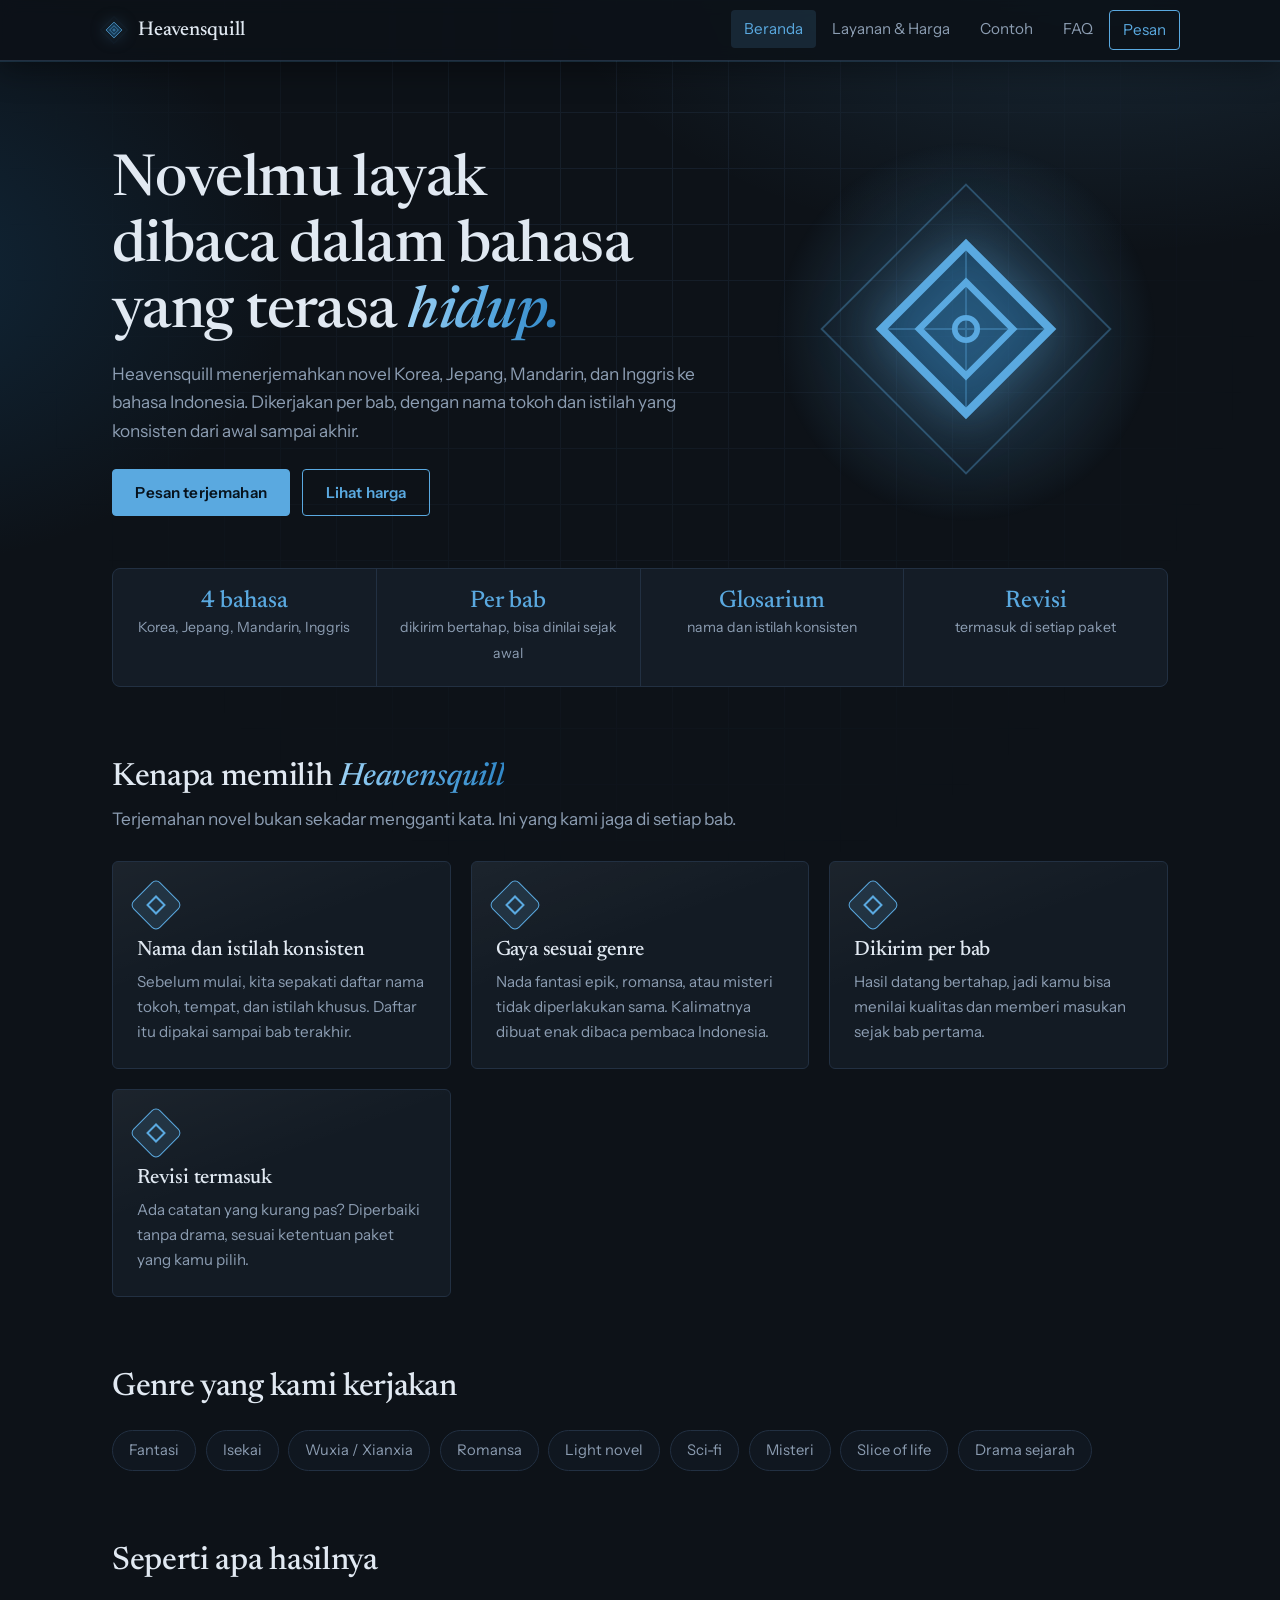
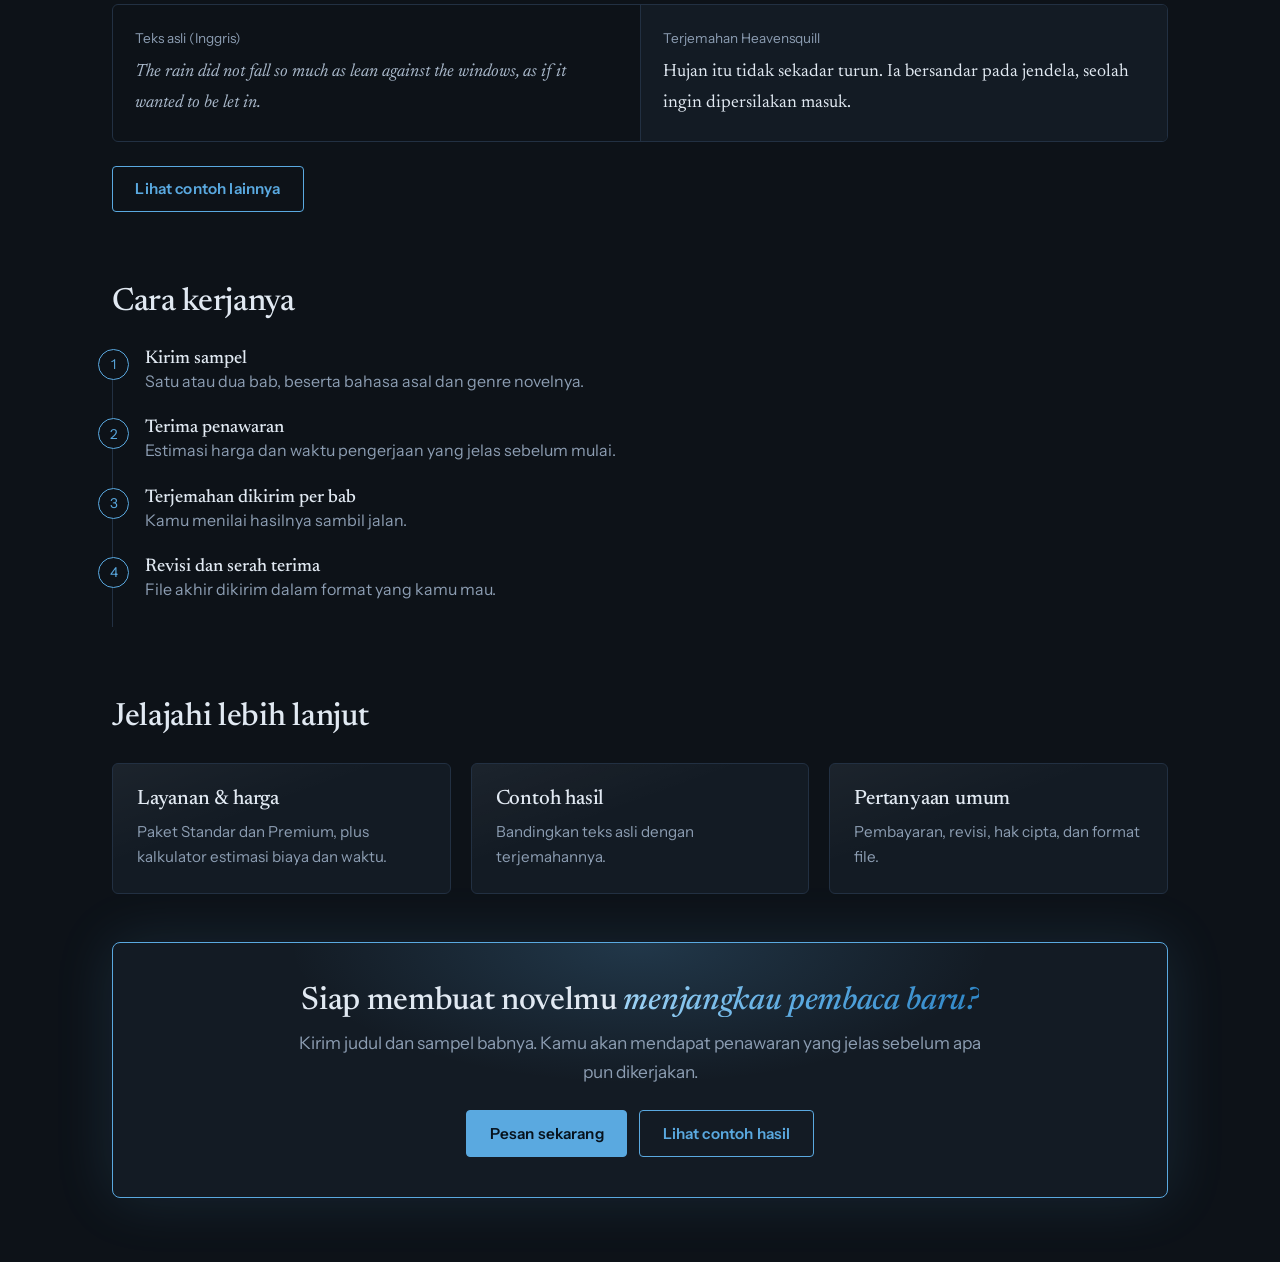
<file: index.html>
<!DOCTYPE html>
<html lang="id">
<head>
<meta charset="utf-8">
<meta name="viewport" content="width=device-width, initial-scale=1">
<title>Heavensquill – Jasa Translate Novel</title>
<meta name="description" content="Jasa translate novel Korea, Jepang, Mandarin, dan Inggris ke bahasa Indonesia.">
<link rel="icon" href="data:image/svg+xml,%3Csvg xmlns='http://www.w3.org/2000/svg' viewBox='0 0 100 100'%3E%3Crect width='100' height='100' fill='%23101418'/%3E%3Cpath d='M50 14 86 50 50 86 14 50Z' fill='none' stroke='%235aa9e0' stroke-width='6'/%3E%3Cpath d='M50 32 68 50 50 68 32 50Z' fill='none' stroke='%235aa9e0' stroke-width='5'/%3E%3C/svg%3E">
<link rel="preconnect" href="https://fonts.googleapis.com">
<link rel="preconnect" href="https://fonts.gstatic.com" crossorigin>
<link href="https://fonts.googleapis.com/css2?family=Newsreader:ital,opsz,wght@0,6..72,400;0,6..72,500;1,6..72,400&family=Instrument+Sans:wght@400;500;600&display=swap" rel="stylesheet">
<link rel="stylesheet" href="style.css">
</head>
<body>
<main><div class="wrap page">
<div class="hero"><div>
<h1>Novelmu layak dibaca dalam bahasa yang terasa <em>hidup.</em></h1>
<p class="lead">Heavensquill menerjemahkan novel Korea, Jepang, Mandarin, dan Inggris ke bahasa Indonesia. Dikerjakan per bab, dengan nama tokoh dan istilah yang konsisten dari awal sampai akhir.</p>
<div class="btns"><a class="btn main" href="pesan.html">Pesan terjemahan</a><a class="btn" href="layanan.html">Lihat harga</a></div>
</div>
<div class="mark" aria-hidden="true"><svg viewBox="0 0 320 320"><g class="ring"><path d="M160 6 314 160 160 314 6 160Z" fill="none" stroke="#5aa9e0" stroke-opacity=".35" stroke-width="2"/><path d="M160 70 250 160 160 250 70 160Z" fill="#17507a" fill-opacity=".45" stroke="#5aa9e0" stroke-width="9"/><path d="M160 110 210 160 160 210 110 160Z" fill="none" stroke="#5aa9e0" stroke-width="7"/><path d="M160 70V250M70 160H250" stroke="#5aa9e0" stroke-opacity=".35" stroke-width="2"/><circle cx="160" cy="160" r="12" fill="none" stroke="#5aa9e0" stroke-width="6"/></g></svg></div></div>
<div class="stats"><div><b>4 bahasa</b><span>Korea, Jepang, Mandarin, Inggris</span></div><div><b>Per bab</b><span>dikirim bertahap, bisa dinilai sejak awal</span></div><div><b>Glosarium</b><span>nama dan istilah konsisten</span></div><div><b>Revisi</b><span>termasuk di setiap paket</span></div></div>
<h2 class="sec">Kenapa memilih <em>Heavensquill</em></h2>
<p class="lead">Terjemahan novel bukan sekadar mengganti kata. Ini yang kami jaga di setiap bab.</p>
<div class="grid">
<article class="card"><span class="glyph"></span><h3>Nama dan istilah konsisten</h3><p>Sebelum mulai, kita sepakati daftar nama tokoh, tempat, dan istilah khusus. Daftar itu dipakai sampai bab terakhir.</p></article>
<article class="card"><span class="glyph"></span><h3>Gaya sesuai genre</h3><p>Nada fantasi epik, romansa, atau misteri tidak diperlakukan sama. Kalimatnya dibuat enak dibaca pembaca Indonesia.</p></article>
<article class="card"><span class="glyph"></span><h3>Dikirim per bab</h3><p>Hasil datang bertahap, jadi kamu bisa menilai kualitas dan memberi masukan sejak bab pertama.</p></article>
<article class="card"><span class="glyph"></span><h3>Revisi termasuk</h3><p>Ada catatan yang kurang pas? Diperbaiki tanpa drama, sesuai ketentuan paket yang kamu pilih.</p></article>
</div>

<h2 class="sec">Genre yang kami kerjakan</h2>
<div class="chips"><span>Fantasi</span><span>Isekai</span><span>Wuxia / Xianxia</span><span>Romansa</span><span>Light novel</span><span>Sci-fi</span><span>Misteri</span><span>Slice of life</span><span>Drama sejarah</span></div>

<h2 class="sec">Seperti apa hasilnya</h2>
<div class="sample"><div><small>Teks asli (Inggris)</small><p class="raw">The rain did not fall so much as lean against the windows, as if it wanted to be let in.</p></div>
<div><small>Terjemahan Heavensquill</small><p>Hujan itu tidak sekadar turun. Ia bersandar pada jendela, seolah ingin dipersilakan masuk.</p></div></div>
<div class="btns"><a class="btn" href="contoh.html">Lihat contoh lainnya</a></div>

<h2 class="sec">Cara kerjanya</h2>
<ol class="steps">
<li><strong>Kirim sampel</strong><span>Satu atau dua bab, beserta bahasa asal dan genre novelnya.</span></li>
<li><strong>Terima penawaran</strong><span>Estimasi harga dan waktu pengerjaan yang jelas sebelum mulai.</span></li>
<li><strong>Terjemahan dikirim per bab</strong><span>Kamu menilai hasilnya sambil jalan.</span></li>
<li><strong>Revisi dan serah terima</strong><span>File akhir dikirim dalam format yang kamu mau.</span></li>
</ol>
<h2 class="sec">Jelajahi lebih lanjut</h2>
<div class="grid">
<a class="card" href="layanan.html" style="text-decoration:none"><h3>Layanan & harga</h3><p>Paket Standar dan Premium, plus kalkulator estimasi biaya dan waktu.</p></a>
<a class="card" href="contoh.html" style="text-decoration:none"><h3>Contoh hasil</h3><p>Bandingkan teks asli dengan terjemahannya.</p></a>
<a class="card" href="faq.html" style="text-decoration:none"><h3>Pertanyaan umum</h3><p>Pembayaran, revisi, hak cipta, dan format file.</p></a>
</div><div class="band"><h2>Siap membuat novelmu <em>menjangkau pembaca baru?</em></h2><p class="lead">Kirim judul dan sampel babnya. Kamu akan mendapat penawaran yang jelas sebelum apa pun dikerjakan.</p><div class="btns"><a class="btn main" href="pesan.html">Pesan sekarang</a><a class="btn" href="contoh.html">Lihat contoh hasil</a></div></div>
</div></main>
<script src="app.js"></script></body></html>
</file>
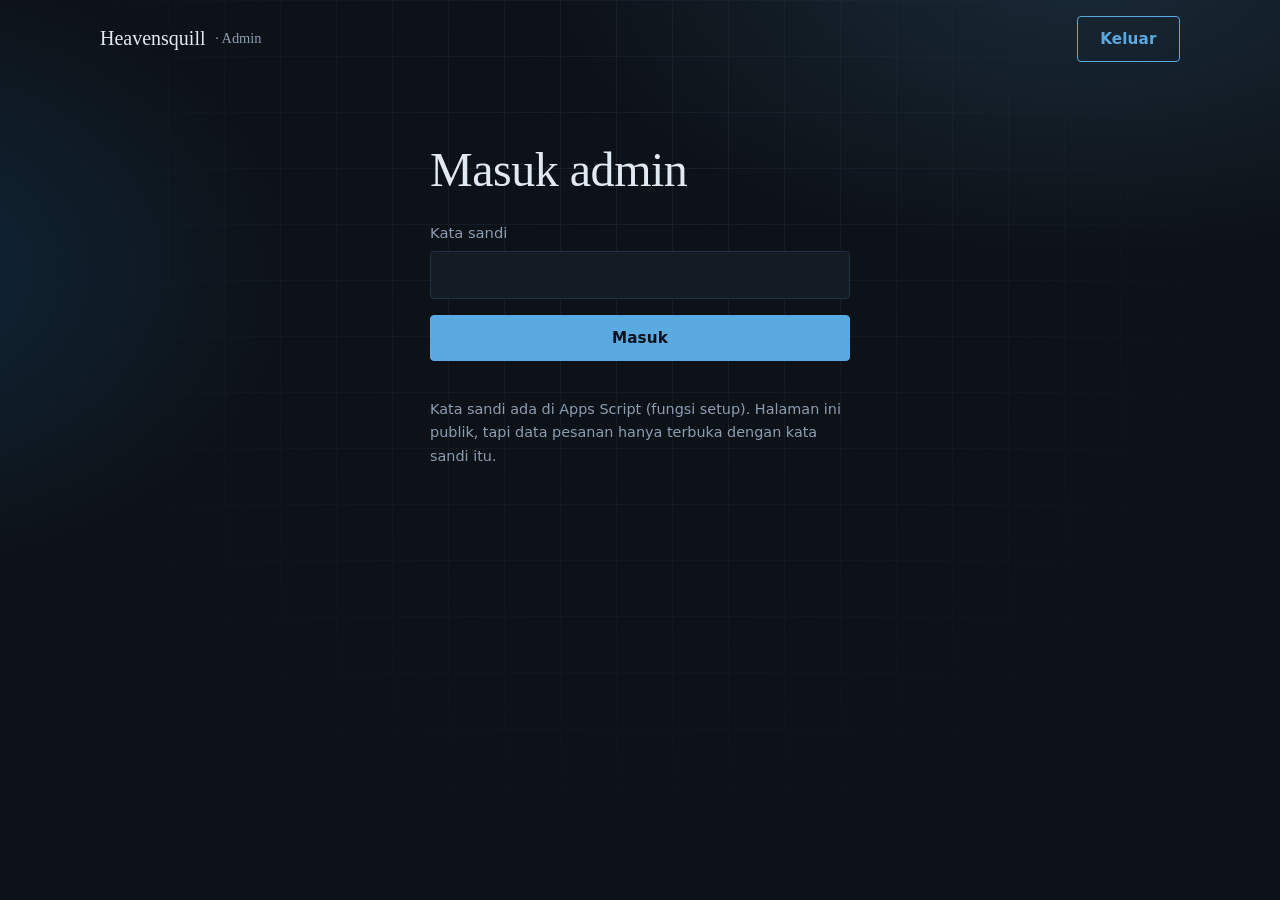
<file: admin.html>
<!DOCTYPE html>
<html lang="id"><head><meta charset="utf-8"><meta name="viewport" content="width=device-width, initial-scale=1">
<meta name="robots" content="noindex,nofollow"><title>Admin – Heavensquill</title>
<link rel="stylesheet" href="style.css">
<style>
.top-bar{display:flex;justify-content:space-between;align-items:center;gap:1rem;padding:1rem 0}
.tools{display:flex;flex-wrap:wrap;gap:.6rem;margin:1rem 0}
.tools input{flex:1;min-width:180px}
.tools .btn{padding:.6rem 1rem}
.chipbar{display:flex;flex-wrap:wrap;gap:.5rem;margin:.5rem 0 1rem}
.chipbar button{background:var(--panel);border:1px solid var(--line);color:var(--muted);padding:.4rem .9rem;border-radius:99px;font:inherit;font-size:.9rem;cursor:pointer}
.chipbar button.on{border-color:var(--blue);color:var(--blue);background:var(--glow)}
.orders{display:grid;gap:.75rem}
.ord{display:grid;grid-template-columns:1fr auto;gap:.25rem 1rem;text-align:left;width:100%;background:var(--panel);border:1px solid var(--line);color:var(--text);border-radius:6px;padding:1rem 1.1rem;font:inherit;cursor:pointer;transition:.2s}
.ord:hover{border-color:var(--blue);transform:translateY(-2px)}
.ord b{font:500 1.1rem var(--serif)}.ord small{color:var(--muted)}
.badge{align-self:start;font-size:.8rem;padding:.2rem .7rem;border-radius:99px;border:1px solid var(--blue);color:var(--blue)}
.badge.Selesai{border-color:#5fbf8a;color:#5fbf8a}.badge.Batal{border-color:#8c9db2;color:#8c9db2}.badge.Baru{background:var(--blue);color:#07121c}
dialog{background:var(--panel);color:var(--text);border:1px solid var(--blue);border-radius:8px;padding:1.5rem;width:min(560px,94vw);max-height:92vh;overflow:auto}
dialog::backdrop{background:rgba(5,9,14,.75)}
dialog form{margin:0;max-width:none;gap:.8rem}
.err{color:#ff8f8f;min-height:1.3em}
.msg{font-size:.9rem;color:var(--muted)}
.grid2{display:grid;grid-template-columns:1fr 1fr;gap:.8rem}
</style></head><body>
<main><div class="wrap" style="padding:0 1.25rem">
<div class="top-bar"><a class="brand" href="index.html">Heavensquill <span class="msg">· Admin</span></a><button class="btn" id="logout" hidden>Keluar</button></div>

<section id="login" style="max-width:420px;margin:4rem auto">
<h1>Masuk admin</h1>
<form id="loginf"><label>Kata sandi<input type="password" id="pw" required autocomplete="current-password"></label>
<button class="btn main" type="submit">Masuk</button><p class="err" id="lerr" role="alert"></p></form>
<p class="msg">Kata sandi ada di Apps Script (fungsi setup). Halaman ini publik, tapi data pesanan hanya terbuka dengan kata sandi itu.</p>
</section>

<section id="app" hidden>
<div class="chipbar" id="chips"></div>
<div class="tools"><input type="search" id="q" placeholder="Cari nama, judul, atau ID"><button class="btn" id="reload">Muat ulang</button><button class="btn" id="add">+ Pesanan manual</button><button class="btn" id="csv">Ekspor CSV</button></div>
<p class="msg" id="sum" aria-live="polite"></p>
<div class="orders" id="list"></div>
</section>
</div></main>

<dialog id="dlg"><form id="df" method="dialog">
<h2 id="dt">Pesanan</h2>
<div class="grid2"><label>Nama<input name="nama" required></label><label>Username Discord<input name="kontak"></label></div>
<label>Judul novel<input name="judul" required></label>
<div class="grid2"><label>Bahasa asal<input name="asal"></label><label>Bahasa tujuan<input name="tujuan"></label></div>
<div class="grid2"><label>Jumlah kata<input name="kata" type="number" min="0"></label><label>Paket<input name="paket"></label></div>
<div class="grid2"><label>Tenggat<input name="tenggat"></label><label>Status<select name="status" id="st"></select></label></div>
<label>Harga (Rp)<input name="harga" type="number" min="0"></label>
<label>Catatan pembeli<textarea name="catatan" rows="2"></textarea></label>
<label>Catatan admin (internal)<textarea name="catatan_admin" rows="2"></textarea></label>
<p class="err" id="derr" role="alert"></p>
<div class="btns" style="margin:0"><button class="btn main" type="submit">Simpan</button><a class="btn" id="wa" target="_blank" rel="noopener">Buka Discord</a><button class="btn" type="button" id="cp">Salin balasan</button><button class="btn" type="button" id="del">Hapus</button><button class="btn" type="button" id="close">Tutup</button></div>
</form></dialog>
<script src="config.js"></script><script src="admin.js"></script>
</body></html>
</file>
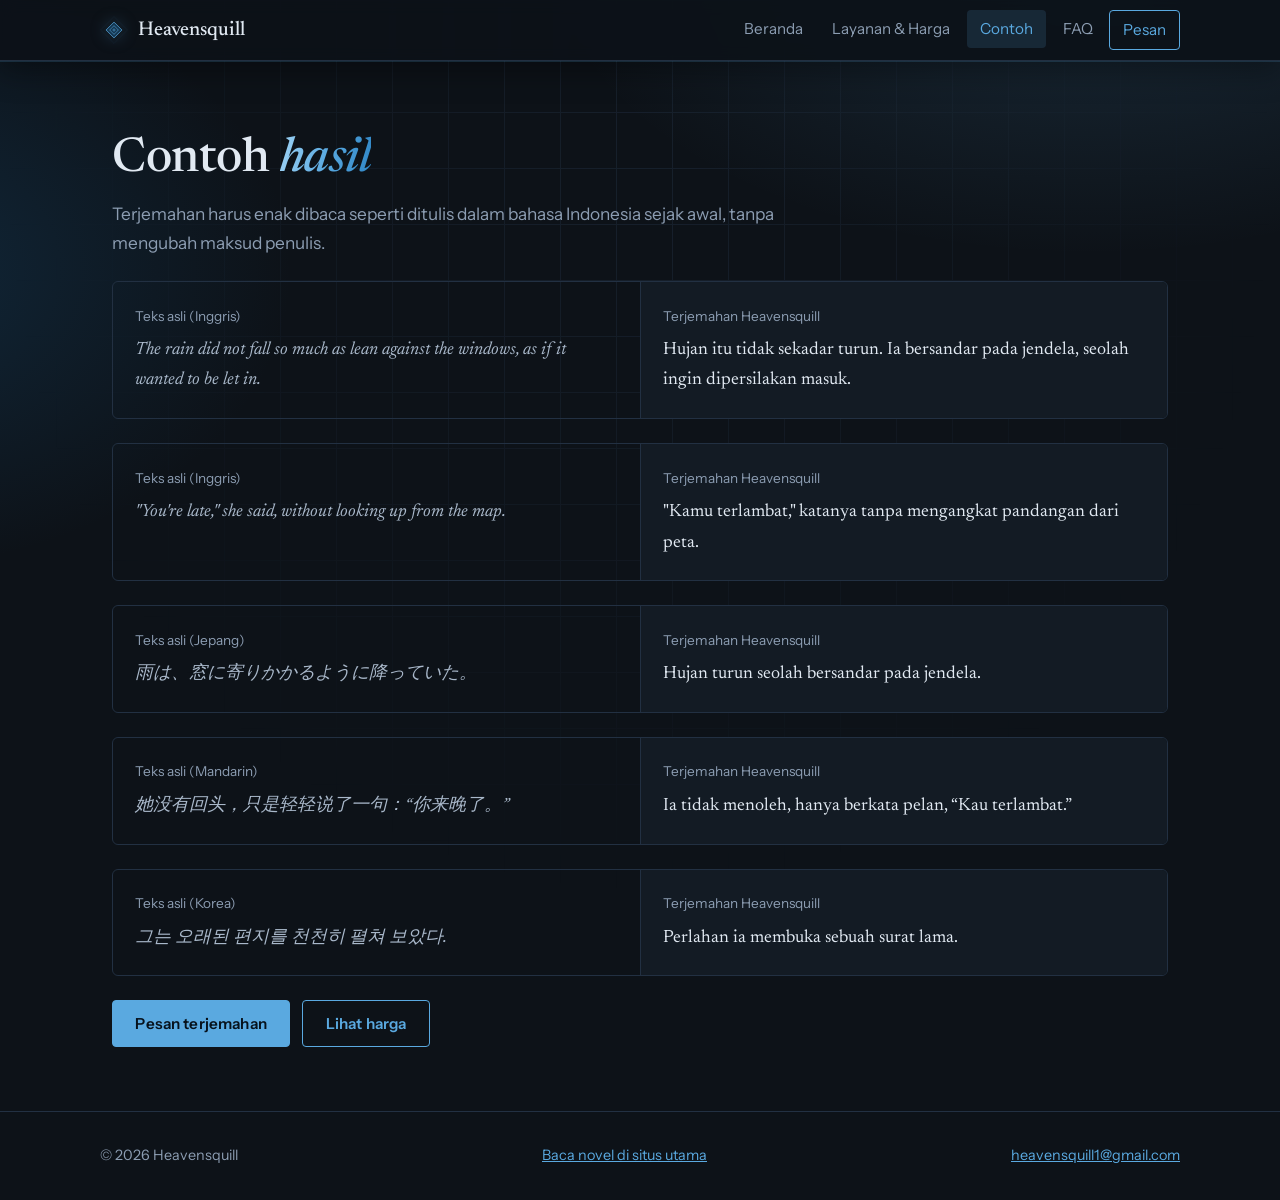
<file: contoh.html>
<!DOCTYPE html>
<html lang="id">
<head>
<meta charset="utf-8">
<meta name="viewport" content="width=device-width, initial-scale=1">
<title>Contoh Terjemahan – Heavensquill</title>
<meta name="description" content="Contoh perbandingan teks asli dan hasil terjemahan Heavensquill.">
<link rel="icon" href="data:image/svg+xml,%3Csvg xmlns='http://www.w3.org/2000/svg' viewBox='0 0 100 100'%3E%3Crect width='100' height='100' fill='%23101418'/%3E%3Cpath d='M50 14 86 50 50 86 14 50Z' fill='none' stroke='%235aa9e0' stroke-width='6'/%3E%3Cpath d='M50 32 68 50 50 68 32 50Z' fill='none' stroke='%235aa9e0' stroke-width='5'/%3E%3C/svg%3E">
<link rel="preconnect" href="https://fonts.googleapis.com">
<link rel="preconnect" href="https://fonts.gstatic.com" crossorigin>
<link href="https://fonts.googleapis.com/css2?family=Newsreader:ital,opsz,wght@0,6..72,400;0,6..72,500;1,6..72,400&family=Instrument+Sans:wght@400;500;600&display=swap" rel="stylesheet">
<link rel="stylesheet" href="style.css">
</head>
<body>
<main><div class="wrap page">
<h1>Contoh <em>hasil</em></h1>
<p class="lead">Terjemahan harus enak dibaca seperti ditulis dalam bahasa Indonesia sejak awal, tanpa mengubah maksud penulis.</p>
<div class="sample"><div><small>Teks asli (Inggris)</small><p class="raw">The rain did not fall so much as lean against the windows, as if it wanted to be let in.</p></div>
<div><small>Terjemahan Heavensquill</small><p>Hujan itu tidak sekadar turun. Ia bersandar pada jendela, seolah ingin dipersilakan masuk.</p></div></div>
<div class="sample"><div><small>Teks asli (Inggris)</small><p class="raw">"You're late," she said, without looking up from the map.</p></div>
<div><small>Terjemahan Heavensquill</small><p>"Kamu terlambat," katanya tanpa mengangkat pandangan dari peta.</p></div></div>
<div class="sample"><div><small>Teks asli (Jepang)</small><p class="raw">雨は、窓に寄りかかるように降っていた。</p></div>
<div><small>Terjemahan Heavensquill</small><p>Hujan turun seolah bersandar pada jendela.</p></div></div>
<div class="sample"><div><small>Teks asli (Mandarin)</small><p class="raw">她没有回头，只是轻轻说了一句：“你来晚了。”</p></div>
<div><small>Terjemahan Heavensquill</small><p>Ia tidak menoleh, hanya berkata pelan, “Kau terlambat.”</p></div></div>
<div class="sample"><div><small>Teks asli (Korea)</small><p class="raw">그는 오래된 편지를 천천히 펼쳐 보았다.</p></div>
<div><small>Terjemahan Heavensquill</small><p>Perlahan ia membuka sebuah surat lama.</p></div></div>
<div class="btns"><a class="btn main" href="pesan.html">Pesan terjemahan</a><a class="btn" href="layanan.html">Lihat harga</a></div>
</div></main>
<script src="config.js"></script><script src="app.js"></script></body></html>
</file>
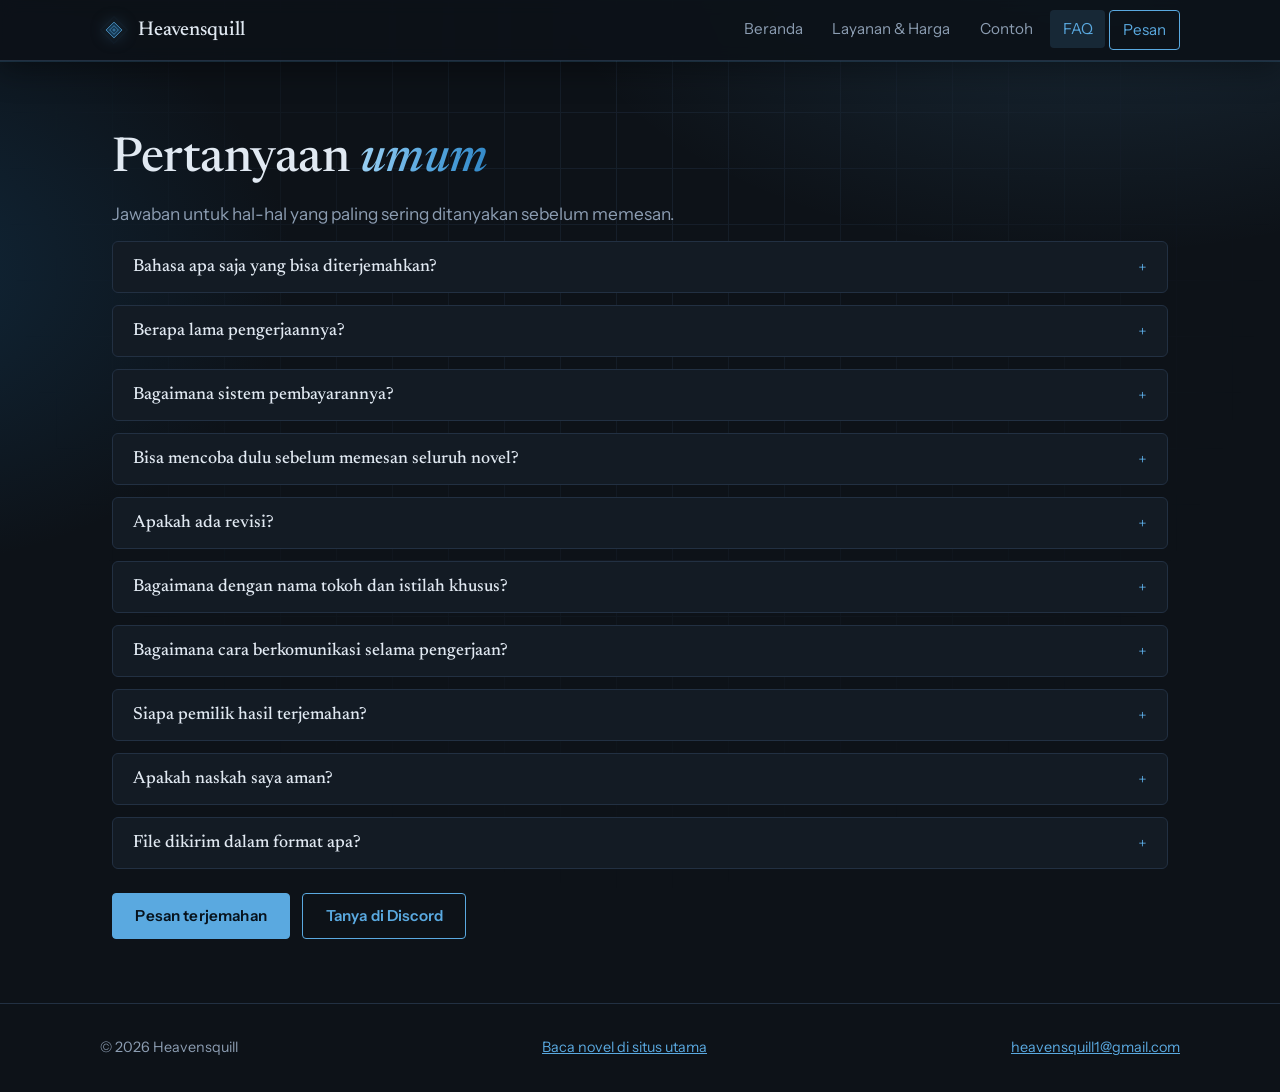
<file: faq.html>
<!DOCTYPE html>
<html lang="id">
<head>
<meta charset="utf-8">
<meta name="viewport" content="width=device-width, initial-scale=1">
<title>FAQ – Heavensquill</title>
<meta name="description" content="Pertanyaan umum soal jasa translate novel Heavensquill.">
<link rel="icon" href="data:image/svg+xml,%3Csvg xmlns='http://www.w3.org/2000/svg' viewBox='0 0 100 100'%3E%3Crect width='100' height='100' fill='%23101418'/%3E%3Cpath d='M50 14 86 50 50 86 14 50Z' fill='none' stroke='%235aa9e0' stroke-width='6'/%3E%3Cpath d='M50 32 68 50 50 68 32 50Z' fill='none' stroke='%235aa9e0' stroke-width='5'/%3E%3C/svg%3E">
<link rel="preconnect" href="https://fonts.googleapis.com">
<link rel="preconnect" href="https://fonts.gstatic.com" crossorigin>
<link href="https://fonts.googleapis.com/css2?family=Newsreader:ital,opsz,wght@0,6..72,400;0,6..72,500;1,6..72,400&family=Instrument+Sans:wght@400;500;600&display=swap" rel="stylesheet">
<link rel="stylesheet" href="style.css">
</head>
<body>
<main><div class="wrap page">
<h1>Pertanyaan <em>umum</em></h1>
<p class="lead">Jawaban untuk hal-hal yang paling sering ditanyakan sebelum memesan.</p>
<details><summary>Bahasa apa saja yang bisa diterjemahkan?</summary><p>Korea, Jepang, Mandarin, dan Inggris ke bahasa Indonesia. Untuk arah terjemahan lain, tanyakan lewat Discord kami.</p></details>
<details><summary>Berapa lama pengerjaannya?</summary><p>Tergantung panjang naskah dan paket yang dipilih. Estimasi waktu selalu disebutkan di penawaran sebelum pengerjaan dimulai, dan kalkulator di halaman Layanan memberi gambaran awalnya.</p></details>
<details><summary>Bagaimana sistem pembayarannya?</summary><p>Pembayaran dibagi dua: DP di awal sebelum pengerjaan dimulai, dan pelunasan setelah bab terakhir diserahkan. Untuk proyek panjang, pembayaran dilakukan per paket bab. Metode pembayaran disampaikan bersama penawaran.</p></details>
<details><summary>Bisa mencoba dulu sebelum memesan seluruh novel?</summary><p>Bisa. Kirim satu atau dua bab terlebih dahulu. Dari situ kamu menilai kualitasnya, dan kami menyusun penawaran untuk seluruh naskah.</p></details>
<details><summary>Apakah ada revisi?</summary><p>Paket Standar mencakup satu kali revisi kecil. Paket Premium mencakup revisi sampai hasilnya sesuai kesepakatan.</p></details>
<details><summary>Bagaimana dengan nama tokoh dan istilah khusus?</summary><p>Sebelum mulai, kita menyepakati daftar nama tokoh, tempat, dan istilah. Daftar itu dipakai konsisten di semua bab, dan kamu bisa menerima salinannya.</p></details>
<details><summary>Bagaimana cara berkomunikasi selama pengerjaan?</summary><p>Semua komunikasi berlangsung di <a data-discord target="_blank" rel="noopener" style="color:var(--blue)">server Discord kami</a>, sehingga riwayat percakapan, catatan revisi, dan file tersimpan rapi di satu tempat.</p></details>
<details><summary>Siapa pemilik hasil terjemahan?</summary><p>Setelah lunas, hasil terjemahan menjadi milikmu. Kami hanya menerjemahkan naskah yang haknya memang kamu miliki atau yang kamu punya izin untuk menerjemahkannya.</p></details>
<details><summary>Apakah naskah saya aman?</summary><p>Naskahmu hanya dipakai untuk mengerjakan pesananmu. Tidak dibagikan ke pihak lain dan tidak dipublikasikan sebelum kamu menyetujuinya.</p></details>
<details><summary>File dikirim dalam format apa?</summary><p>Word (.docx), teks biasa (.txt), atau Google Docs, sesuai permintaanmu.</p></details>
<div class="btns"><a class="btn main" href="pesan.html">Pesan terjemahan</a><a class="btn" data-discord target="_blank" rel="noopener">Tanya di Discord</a></div>
</div></main>
<script src="config.js"></script><script src="app.js"></script></body></html>
</file>
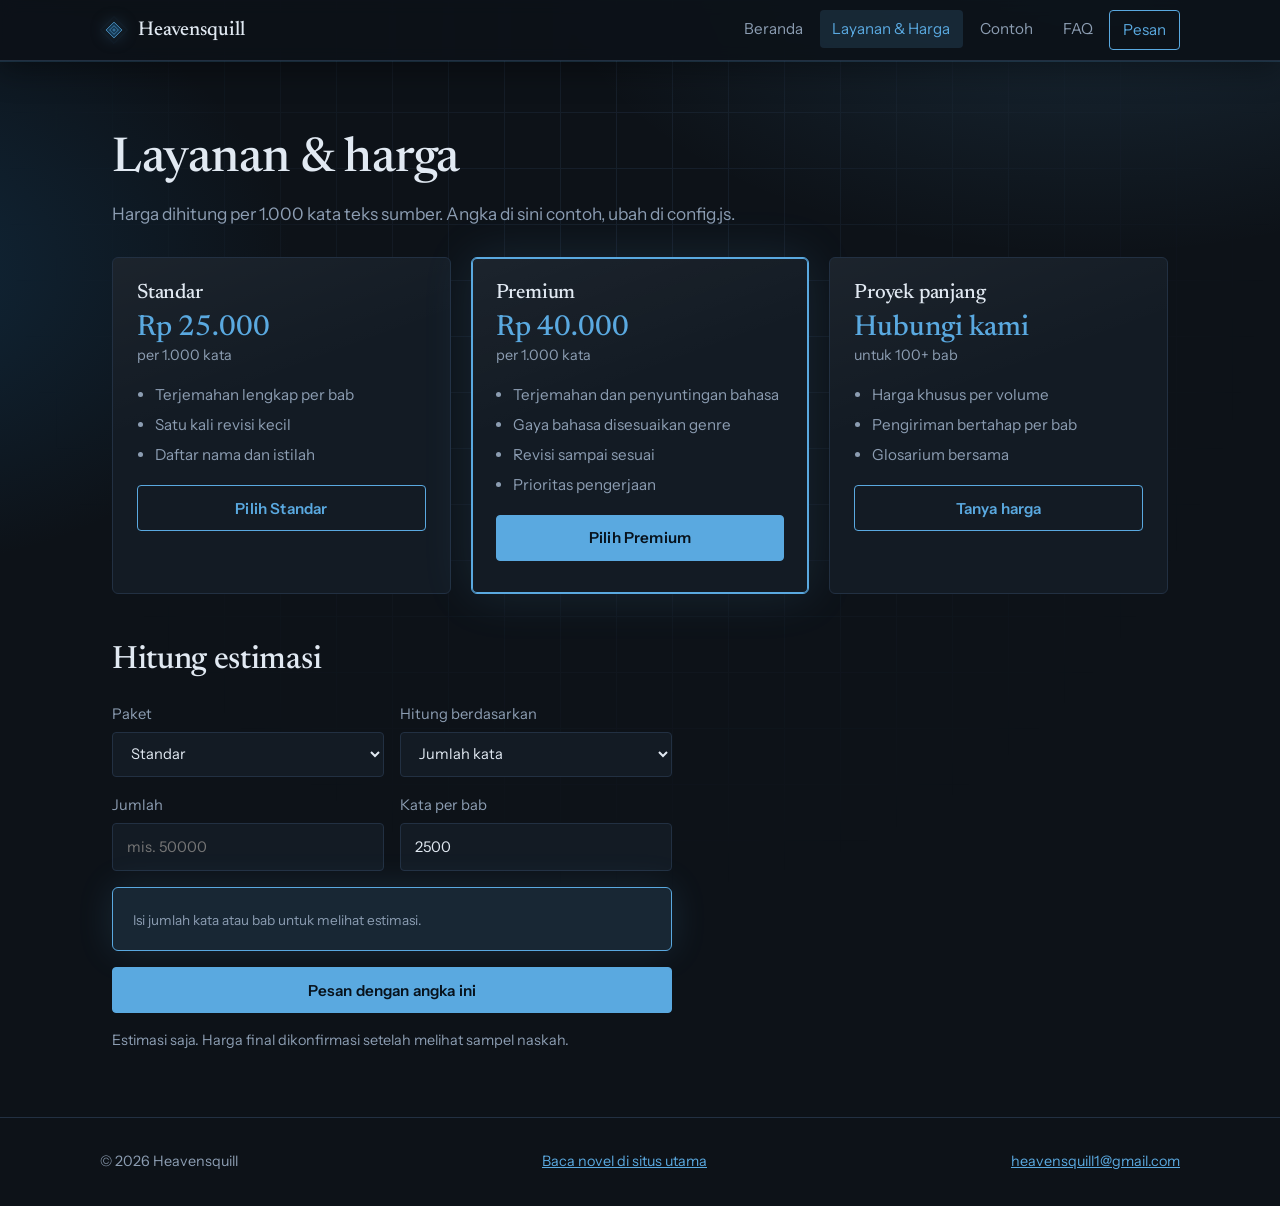
<file: layanan.html>
<!DOCTYPE html>
<html lang="id">
<head>
<meta charset="utf-8">
<meta name="viewport" content="width=device-width, initial-scale=1">
<title>Layanan &amp; Harga – Heavensquill</title>
<meta name="description" content="Paket terjemahan novel dan kalkulator estimasi harga.">
<link rel="icon" href="data:image/svg+xml,%3Csvg xmlns='http://www.w3.org/2000/svg' viewBox='0 0 100 100'%3E%3Crect width='100' height='100' fill='%23101418'/%3E%3Cpath d='M50 14 86 50 50 86 14 50Z' fill='none' stroke='%235aa9e0' stroke-width='6'/%3E%3Cpath d='M50 32 68 50 50 68 32 50Z' fill='none' stroke='%235aa9e0' stroke-width='5'/%3E%3C/svg%3E">
<link rel="preconnect" href="https://fonts.googleapis.com">
<link rel="preconnect" href="https://fonts.gstatic.com" crossorigin>
<link href="https://fonts.googleapis.com/css2?family=Newsreader:ital,opsz,wght@0,6..72,400;0,6..72,500;1,6..72,400&family=Instrument+Sans:wght@400;500;600&display=swap" rel="stylesheet">
<link rel="stylesheet" href="style.css">
</head>
<body>
<main><div class="wrap page">
<h1>Layanan & harga</h1>
<p class="lead">Harga dihitung per 1.000 kata teks sumber. Angka di sini contoh, ubah di config.js.</p>
<div class="grid">
<article class="card"><h3>Standar</h3><div class="price">Rp 25.000</div><div class="unit">per 1.000 kata</div><ul><li>Terjemahan lengkap per bab</li><li>Satu kali revisi kecil</li><li>Daftar nama dan istilah</li></ul><a class="btn" href="pesan.html?paket=Standar">Pilih Standar</a></article>
<article class="card pick"><h3>Premium</h3><div class="price">Rp 40.000</div><div class="unit">per 1.000 kata</div><ul><li>Terjemahan dan penyuntingan bahasa</li><li>Gaya bahasa disesuaikan genre</li><li>Revisi sampai sesuai</li><li>Prioritas pengerjaan</li></ul><a class="btn main" href="pesan.html?paket=Premium">Pilih Premium</a></article>
<article class="card"><h3>Proyek panjang</h3><div class="price">Hubungi kami</div><div class="unit">untuk 100+ bab</div><ul><li>Harga khusus per volume</li><li>Pengiriman bertahap per bab</li><li>Glosarium bersama</li></ul><a class="btn" href="pesan.html?paket=Proyek%20panjang">Tanya harga</a></article>
</div>
<h2 style="margin-top:3rem">Hitung estimasi</h2>
<form class="calc" id="calc" onsubmit="return false">
<div class="row"><label>Paket<select name="paket"><option>Standar</option><option>Premium</option></select></label>
<label>Hitung berdasarkan<select name="satuan"><option value="kata">Jumlah kata</option><option value="bab">Jumlah bab</option></select></label></div>
<div class="row"><label>Jumlah<input name="kata" type="number" min="1" inputmode="numeric" placeholder="mis. 50000"></label>
<label class="bab-only" hidden>Kata per bab<input name="kata_per_bab" type="number" min="1" value="2500" inputmode="numeric"></label></div>
<div class="result" id="calc-out" aria-live="polite"></div>
<a class="btn main" id="calc-order" href="pesan.html" style="text-align:center">Pesan dengan angka ini</a>
</form>
<p class="note">Estimasi saja. Harga final dikonfirmasi setelah melihat sampel naskah.</p>
</div></main>
<script src="config.js"></script><script src="app.js"></script></body></html>
</file>
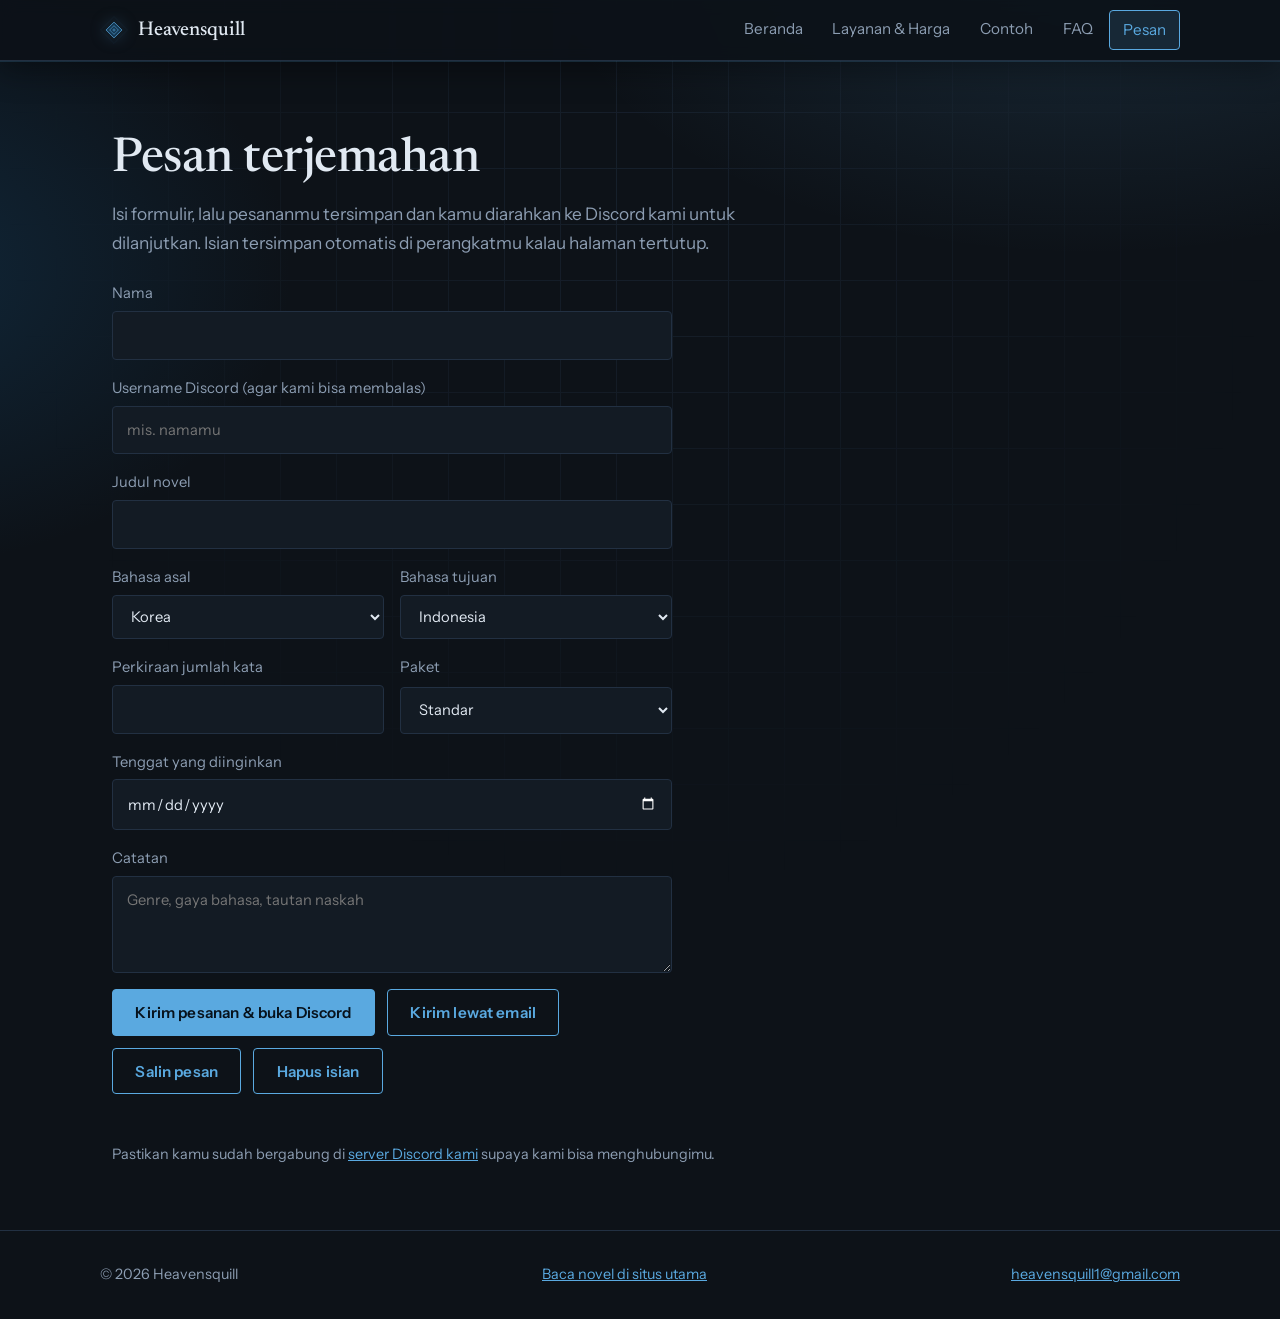
<file: pesan.html>
<!DOCTYPE html>
<html lang="id">
<head>
<meta charset="utf-8">
<meta name="viewport" content="width=device-width, initial-scale=1">
<title>Pesan Terjemahan – Heavensquill</title>
<meta name="description" content="Formulir pemesanan jasa translate novel.">
<link rel="icon" href="data:image/svg+xml,%3Csvg xmlns='http://www.w3.org/2000/svg' viewBox='0 0 100 100'%3E%3Crect width='100' height='100' fill='%23101418'/%3E%3Cpath d='M50 14 86 50 50 86 14 50Z' fill='none' stroke='%235aa9e0' stroke-width='6'/%3E%3Cpath d='M50 32 68 50 50 68 32 50Z' fill='none' stroke='%235aa9e0' stroke-width='5'/%3E%3C/svg%3E">
<link rel="preconnect" href="https://fonts.googleapis.com">
<link rel="preconnect" href="https://fonts.gstatic.com" crossorigin>
<link href="https://fonts.googleapis.com/css2?family=Newsreader:ital,opsz,wght@0,6..72,400;0,6..72,500;1,6..72,400&family=Instrument+Sans:wght@400;500;600&display=swap" rel="stylesheet">
<link rel="stylesheet" href="style.css">
</head>
<body>
<main><div class="wrap page">
<h1>Pesan terjemahan</h1>
<p class="lead">Isi formulir, lalu pesananmu tersimpan dan kamu diarahkan ke Discord kami untuk dilanjutkan. Isian tersimpan otomatis di perangkatmu kalau halaman tertutup.</p>
<form id="order">
<label>Nama<input name="nama" required autocomplete="name"></label>
<label>Username Discord (agar kami bisa membalas)<input name="kontak" required autocomplete="off" placeholder="mis. namamu"></label>
<label style="position:absolute;left:-999px" aria-hidden="true">Website<input name="website" tabindex="-1" autocomplete="off"></label>
<label>Judul novel<input name="judul" required></label>
<div class="row"><label>Bahasa asal<select name="asal"><option>Korea</option><option>Jepang</option><option>Mandarin</option><option>Inggris</option><option>Lainnya</option></select></label>
<label>Bahasa tujuan<select name="tujuan"><option>Indonesia</option><option>Inggris</option></select></label></div>
<div class="row"><label>Perkiraan jumlah kata<input name="kata" type="number" min="1" inputmode="numeric"></label>
<label>Paket<select name="paket"><option>Standar</option><option>Premium</option><option>Proyek panjang</option></select></label></div>
<label>Tenggat yang diinginkan<input name="tenggat" type="date"></label>
<label>Catatan<textarea name="catatan" rows="3" placeholder="Genre, gaya bahasa, tautan naskah"></textarea></label>
<div class="btns" style="margin:0"><button class="btn main" type="submit">Kirim pesanan &amp; buka Discord</button><button class="btn" type="button" id="mailbtn">Kirim lewat email</button><button class="btn" type="button" id="copybtn">Salin pesan</button><button class="btn" type="button" id="clearbtn">Hapus isian</button></div>
<p class="saved" id="saved" aria-live="polite"></p>
</form>
<p class="note">Pastikan kamu sudah bergabung di <a data-discord target="_blank" rel="noopener" style="color:var(--blue)">server Discord kami</a> supaya kami bisa menghubungimu.</p></div></main>
<script src="config.js"></script><script src="app.js"></script></body></html>
</file>
<file: style.css>
:root{--bg:#0d1218;--panel:#131b24;--line:#223042;--text:#e1e9f2;--muted:#8c9db2;--blue:#5aa9e0;--deep:#17507a;--glow:rgba(90,169,224,.14);
--serif:'Newsreader',Georgia,'Times New Roman',serif;--sans:'Instrument Sans',system-ui,-apple-system,'Segoe UI',sans-serif;color-scheme:dark}
*{box-sizing:border-box;margin:0}
html{scroll-behavior:smooth}
body{background:var(--bg);color:var(--text);font:400 1rem/1.65 var(--sans);-webkit-font-smoothing:antialiased;min-height:100vh;display:flex;flex-direction:column}
main{flex:1}
a{color:inherit}
:focus-visible{outline:2px solid var(--blue);outline-offset:3px}
.wrap{max-width:1040px;margin:0 auto;padding:0 1.25rem}
.page{padding:3.5rem 0 4rem}
h1,h2,h3{font-family:var(--serif);font-weight:500;line-height:1.15;letter-spacing:-.01em}
h1{font-size:clamp(2rem,5vw,3rem);margin-bottom:.75rem}
h2{font-size:clamp(1.5rem,3.5vw,2rem);margin-bottom:.6rem}
.lead{color:var(--muted);max-width:58ch}
.note{color:var(--muted);font-size:.9rem;margin-top:1rem}
.skip{position:absolute;left:-999px}.skip:focus{left:1rem;top:1rem;background:var(--blue);color:#07121c;padding:.5rem 1rem;z-index:99}
/* header */
header{position:sticky;top:0;z-index:10;background:rgba(13,18,24,.92);backdrop-filter:blur(8px);border-bottom:1px solid var(--line)}
.nav{display:flex;align-items:center;justify-content:space-between;height:60px}
.brand{display:flex;align-items:center;gap:.6rem;text-decoration:none;font:500 1.25rem var(--serif)}
.brand svg{width:28px;height:28px}
nav ul{display:flex;gap:.25rem;list-style:none;padding:0}
nav a{display:block;padding:.4rem .8rem;border-radius:4px;text-decoration:none;color:var(--muted);font-size:.95rem}
nav a:hover{color:var(--text)}
nav a[aria-current=page]{color:var(--blue);background:var(--glow)}
nav a.cta{border:1px solid var(--blue);color:var(--blue)}
.burger{display:none;background:none;border:1px solid var(--line);color:var(--text);border-radius:4px;padding:.4rem .7rem;font:inherit;cursor:pointer}
@media(max-width:720px){.burger{display:block}
 nav ul{display:none;position:absolute;left:0;right:0;top:60px;background:var(--bg);border-bottom:1px solid var(--line);flex-direction:column;padding:.75rem 1.25rem 1rem}
 nav ul.open{display:flex}nav a{padding:.7rem .5rem}}
/* buttons */
.btns{display:flex;flex-wrap:wrap;gap:.75rem;margin-top:1.5rem}
.btn{display:inline-block;padding:.8rem 1.4rem;border-radius:4px;text-decoration:none;font:600 .95rem var(--sans);border:1px solid var(--blue);cursor:pointer;background:transparent;color:var(--blue)}
.btn.main{background:var(--blue);color:#07121c}.btn.main:hover{background:#7bbdea}.btn:not(.main):hover{background:var(--glow)}
/* home */
.hero{display:grid;grid-template-columns:1.2fr .8fr;gap:2rem;align-items:center;padding:1rem 0 2rem}
.hero h1{font-size:clamp(2.2rem,6vw,3.6rem)}
.mark{justify-self:center;width:min(300px,70vw);aspect-ratio:1}
.mark svg{width:100%;height:100%}
.mark .ring{transform-origin:160px 160px;animation:spin 60s linear infinite}
@keyframes spin{to{transform:rotate(360deg)}}
@media(max-width:760px){.hero{grid-template-columns:1fr}.mark{order:-1;width:160px}}
@media(prefers-reduced-motion:reduce){.mark .ring{animation:none}html{scroll-behavior:auto}}
.grid{display:grid;grid-template-columns:repeat(auto-fit,minmax(250px,1fr));gap:1.25rem;margin-top:1.75rem}
.card{border:1px solid var(--line);border-radius:6px;padding:1.5rem;background:var(--panel)}
.card h3{font-size:1.3rem;margin-bottom:.4rem}
.card p,.card li{color:var(--muted);font-size:.95rem}
.card ul{padding-left:1.1rem}.card li+li{margin-top:.3rem}
.card .price{font:500 1.8rem var(--serif);color:var(--blue);margin:.5rem 0 .1rem}
.card .unit{color:var(--muted);font-size:.9rem;margin-bottom:.9rem}
.card.pick{border-color:var(--blue);box-shadow:0 0 40px var(--glow)}
.card .btn{margin-top:1.1rem;width:100%;text-align:center}
/* sample */
.sample{display:grid;grid-template-columns:1fr 1fr;border:1px solid var(--line);border-radius:6px;overflow:hidden;margin-top:1.5rem}
.sample>div{padding:1.4rem}.sample>div+div{border-left:1px solid var(--line);background:var(--panel)}
.sample small{display:block;color:var(--muted);font-size:.85rem;margin-bottom:.5rem}
.sample p{font:400 1.12rem/1.7 var(--serif)}.sample .raw{color:#a9b8ca;font-style:italic}
@media(max-width:640px){.sample{grid-template-columns:1fr}.sample>div+div{border-left:0;border-top:1px solid var(--line)}}
/* steps */
.steps{list-style:none;padding:0;margin-top:1.75rem;counter-reset:s;border-left:1px solid var(--line)}
.steps li{counter-increment:s;position:relative;padding:0 0 1.5rem 2rem}
.steps li::before{content:counter(s);position:absolute;left:-15px;top:0;width:29px;height:29px;display:grid;place-items:center;background:var(--bg);border:1px solid var(--blue);border-radius:50%;font-size:.85rem;color:var(--blue)}
.steps strong{display:block;font:500 1.15rem var(--serif)}.steps span{color:var(--muted)}
/* forms */
form,.calc{display:grid;gap:1rem;max-width:560px;margin-top:1.5rem}
label{display:grid;gap:.35rem;font-size:.92rem;color:var(--muted)}
input,select,textarea{background:var(--panel);border:1px solid var(--line);color:var(--text);padding:.7rem .85rem;border-radius:4px;font:inherit;width:100%}
input:focus,select:focus,textarea:focus{border-color:var(--blue);outline:none;box-shadow:0 0 0 3px var(--glow)}
.row{display:grid;grid-template-columns:1fr 1fr;gap:1rem}
@media(max-width:560px){.row{grid-template-columns:1fr}}
.result{border:1px solid var(--blue);border-radius:6px;padding:1.1rem 1.25rem;background:var(--glow)}
.result b{font:500 1.6rem var(--serif);color:var(--blue)}
.result small{display:block;color:var(--muted)}
.hint{color:var(--muted);font-size:.85rem}
.saved{color:var(--muted);font-size:.85rem;min-height:1.2em}
/* faq */
details{border:1px solid var(--line);border-radius:6px;background:var(--panel);margin-top:.75rem}
summary{cursor:pointer;padding:1rem 1.25rem;font:500 1.1rem var(--serif);list-style:none;display:flex;justify-content:space-between;gap:1rem}
summary::-webkit-details-marker{display:none}
summary::after{content:"+";color:var(--blue)}details[open] summary::after{content:"\2212"}
details p{padding:0 1.25rem 1.1rem;color:var(--muted)}
/* footer + toolbar */
footer{border-top:1px solid var(--line);padding:2rem 0;color:var(--muted);font-size:.9rem}
footer .wrap{display:flex;flex-wrap:wrap;gap:1rem 2rem;justify-content:space-between}
footer a{color:var(--blue)}
.top{position:fixed;right:1rem;bottom:1rem;width:42px;height:42px;border-radius:50%;border:1px solid var(--blue);background:var(--bg);color:var(--blue);cursor:pointer;display:none;font-size:1.1rem}
.top.show{display:block}
.wa{position:fixed;left:1rem;bottom:1rem;background:var(--blue);color:#07121c;padding:.6rem 1rem;border-radius:99px;font:600 .9rem var(--sans);text-decoration:none}
@media(min-width:721px){.wa{display:none}}

/* ===== UPGRADE: tampilan premium ===== */
::selection{background:var(--blue);color:#07121c}
html{scrollbar-color:var(--deep) var(--bg)}
body{background:
 radial-gradient(900px 500px at 85% -5%,rgba(90,169,224,.16),transparent 60%),
 radial-gradient(700px 500px at -10% 30%,rgba(23,80,122,.35),transparent 60%),var(--bg);background-attachment:fixed}
body::before{content:"";position:fixed;inset:0;z-index:-1;pointer-events:none;opacity:.5;
 background-image:linear-gradient(var(--line) 1px,transparent 1px),linear-gradient(90deg,var(--line) 1px,transparent 1px);background-size:56px 56px;
 -webkit-mask-image:radial-gradient(ellipse at 50% 20%,#000 0,transparent 70%);mask-image:radial-gradient(ellipse at 50% 20%,#000 0,transparent 70%)}
.progress{position:fixed;top:0;left:0;height:2px;width:0;z-index:30;background:linear-gradient(90deg,var(--deep),var(--blue),#bfe3ff)}
header{box-shadow:0 1px 0 rgba(90,169,224,.18),0 10px 30px rgba(0,0,0,.35)}
.brand svg{filter:drop-shadow(0 0 8px rgba(90,169,224,.55))}
h1 em,h2 em{font-style:italic;background:linear-gradient(100deg,#9fd3f5,var(--blue) 50%,#2f86c6);-webkit-background-clip:text;background-clip:text;color:transparent}
.hero h1{text-wrap:balance}
.lead{font-size:1.08rem}

/* logo berpendar */
.mark{position:relative}
.mark::before{content:"";position:absolute;inset:-18%;border-radius:50%;background:radial-gradient(circle,rgba(90,169,224,.35),transparent 65%);animation:pulse 5s ease-in-out infinite}
.mark svg{position:relative;filter:drop-shadow(0 0 22px rgba(90,169,224,.45))}
@keyframes pulse{50%{transform:scale(1.12);opacity:.65}}

/* tombol: diamond wipe dari titik kursor masuk */
.btn{position:relative;isolation:isolate;overflow:hidden;transition:color .35s,transform .2s,box-shadow .35s,letter-spacing .35s;letter-spacing:.01em;--bx:50%;--by:50%}
.btn::before{content:"";position:absolute;z-index:-1;left:var(--bx);top:var(--by);width:0;height:0;background:var(--blue);transform:translate(-50%,-50%) rotate(45deg);transition:width .5s cubic-bezier(.2,.8,.2,1),height .5s cubic-bezier(.2,.8,.2,1)}
.btn:hover::before,.btn:focus-visible::before{width:340%;aspect-ratio:1;height:auto}
.btn:hover,.btn:focus-visible{color:#07121c;box-shadow:0 0 28px rgba(90,169,224,.5);letter-spacing:.04em}
.btn:active{transform:scale(.97)}
.btn.main{background:var(--blue)}
.btn.main::before{background:#e6f4ff}
.btn.main:hover{background:var(--blue)}
.btn::after{content:"◆";position:absolute;right:.8rem;top:50%;font-size:.6rem;opacity:0;transform:translate(-8px,-50%);transition:.35s}
.btn:hover::after{opacity:.8;transform:translate(0,-50%)}
.btn:hover{padding-right:1.9rem}

/* kartu: sorotan mengikuti kursor */
.card,.sample,details{transition:transform .3s,border-color .3s,box-shadow .3s}
.card{position:relative;overflow:hidden;--mx:50%;--my:0%;background:linear-gradient(160deg,rgba(255,255,255,.04),transparent 40%),var(--panel)}
.card::before{content:"";position:absolute;inset:0;pointer-events:none;opacity:0;transition:opacity .3s;background:radial-gradient(260px circle at var(--mx) var(--my),rgba(90,169,224,.22),transparent 70%)}
.card:hover{transform:translateY(-5px);border-color:var(--blue);box-shadow:0 18px 40px rgba(0,0,0,.45),0 0 30px var(--glow)}
.card:hover::before{opacity:1}
.card.pick{box-shadow:0 0 0 1px var(--blue) inset,0 0 50px var(--glow)}
details:hover,details[open]{border-color:var(--blue)}
.sample:hover{border-color:var(--blue);box-shadow:0 0 40px var(--glow)}
.result{box-shadow:0 0 36px var(--glow)}

/* jaminan + ajakan */
.stats{display:grid;grid-template-columns:repeat(4,1fr);gap:1px;background:var(--line);border:1px solid var(--line);border-radius:8px;overflow:hidden;margin-top:2.25rem}
.stats div{background:rgba(19,27,36,.92);padding:1.25rem 1rem;text-align:center}
.stats b{display:block;font:500 1.5rem var(--serif);color:var(--blue)}
.stats span{color:var(--muted);font-size:.88rem}
@media(max-width:640px){.stats{grid-template-columns:repeat(2,1fr)}}
.band{margin-top:3rem;padding:2.5rem 1.5rem;text-align:center;border:1px solid var(--blue);border-radius:8px;background:radial-gradient(500px 200px at 50% 0,rgba(90,169,224,.2),transparent 70%),var(--panel);box-shadow:0 0 60px var(--glow)}
.band .lead{margin:0 auto}
.band .btns{justify-content:center}

/* muncul saat scroll */
.reveal{opacity:0;transform:translateY(22px);transition:opacity .7s ease,transform .7s cubic-bezier(.2,.8,.2,1)}
.reveal.in{opacity:1;transform:none}
.card.reveal.in{transition:opacity .7s,transform .3s,border-color .3s,box-shadow .3s}
@media(prefers-reduced-motion:reduce){.reveal{opacity:1;transform:none;transition:none}.btn,.btn::before,.mark::before{transition:none;animation:none}}

/* ===== PERBAIKAN: lebar, jarak, isi ===== */
.wrap{max-width:1120px}
.wrap.page{padding-left:1.25rem;padding-right:1.25rem}   /* sebelumnya tertimpa .page sehingga teks menempel ke tepi layar */
@media(min-width:900px){.wrap.page{padding-left:2rem;padding-right:2rem}.page{padding-top:4.5rem}}
.sec{margin-top:4.5rem}
.sec+.lead{margin-bottom:0}
.hero{padding-bottom:1rem;gap:3rem}
@media(max-width:760px){.mark{width:120px}.hero{gap:1.25rem;padding-top:0}.hero h1{font-size:2.2rem}}
.glyph{display:inline-grid;place-items:center;width:38px;height:38px;margin-bottom:.9rem;border:1px solid var(--blue);border-radius:6px;color:var(--blue);background:var(--glow);transform:rotate(45deg)}
.glyph::before{content:"";width:10px;height:10px;border:2px solid var(--blue);transform:rotate(-45deg) rotate(45deg)}
.chips{display:flex;flex-wrap:wrap;gap:.6rem;margin-top:1.5rem}
.chips span{padding:.45rem 1rem;border:1px solid var(--line);border-radius:99px;color:var(--muted);font-size:.92rem;background:rgba(19,27,36,.7);transition:.25s}
.chips span:hover{border-color:var(--blue);color:var(--text);background:var(--glow)}
body{padding-bottom:0}
@media(max-width:720px){footer{padding-bottom:5.5rem}.wa{padding:.55rem .95rem;font-size:.85rem}}
</file>
